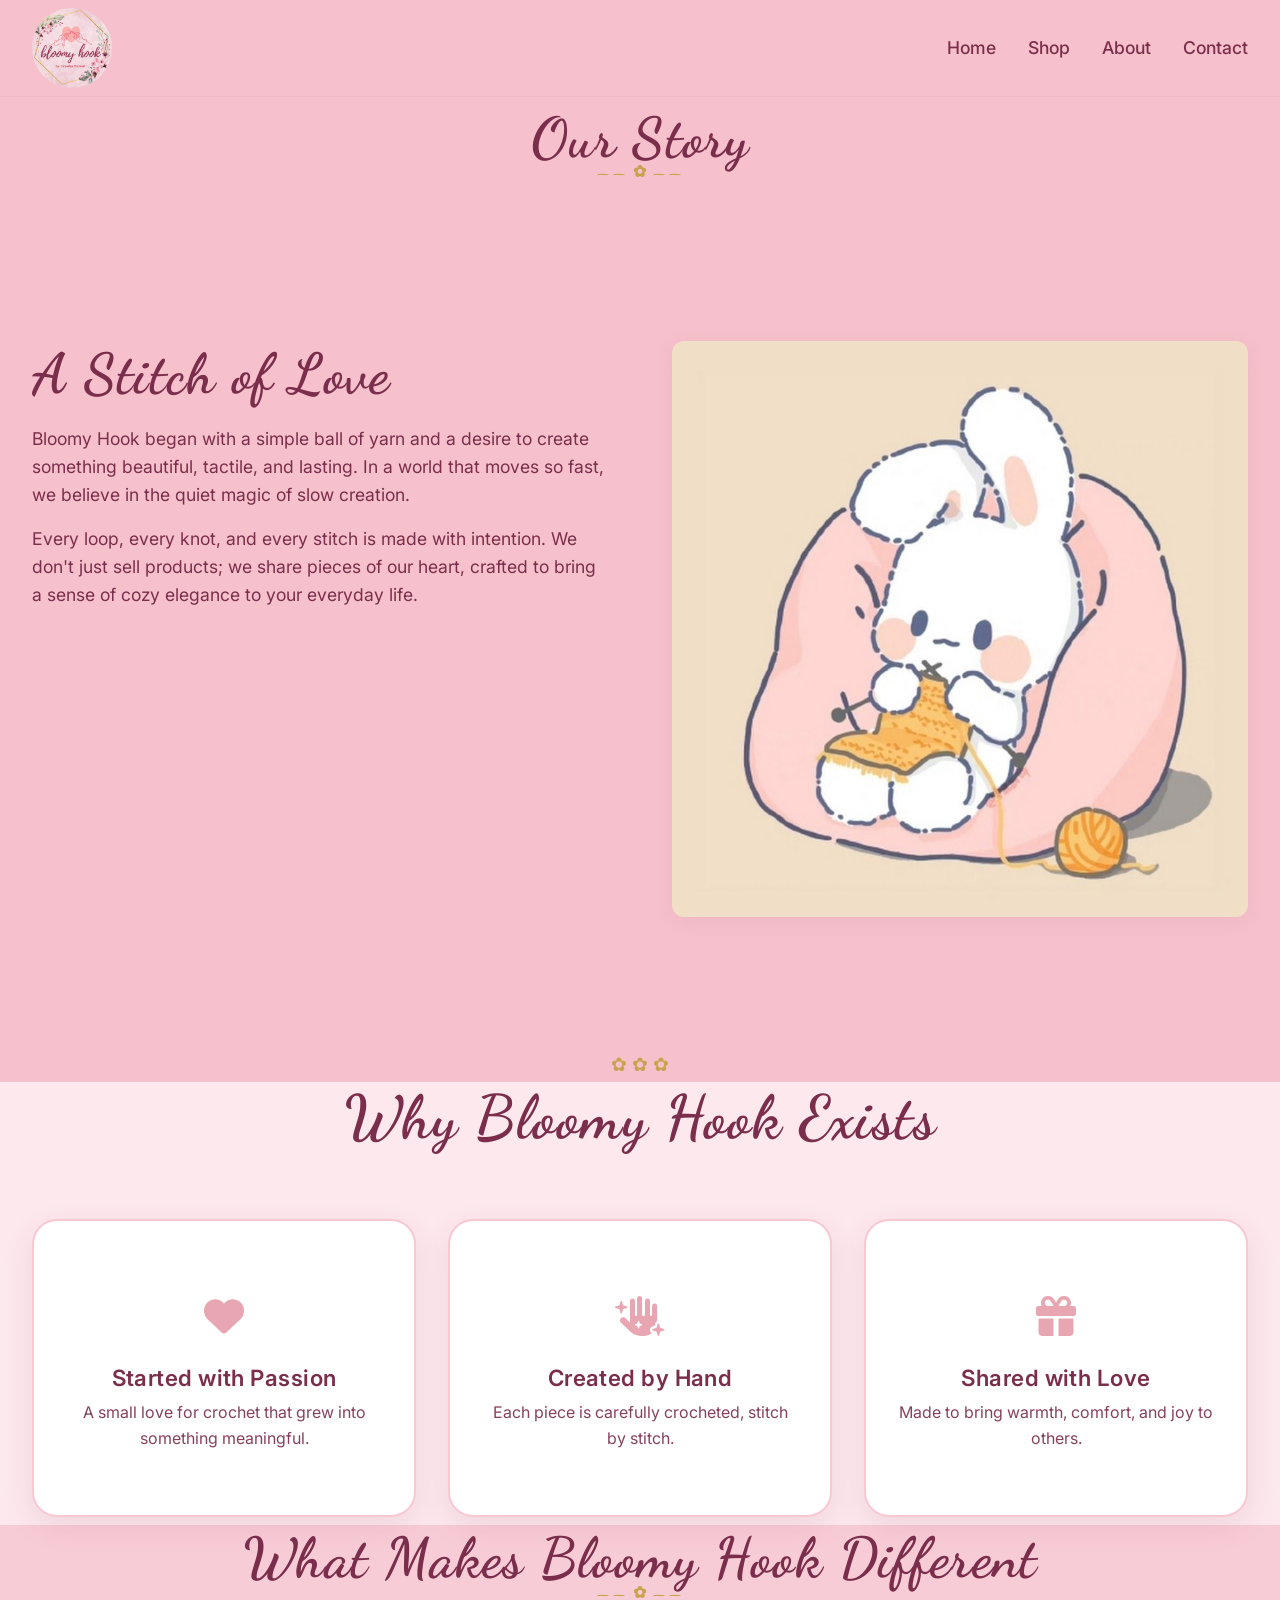
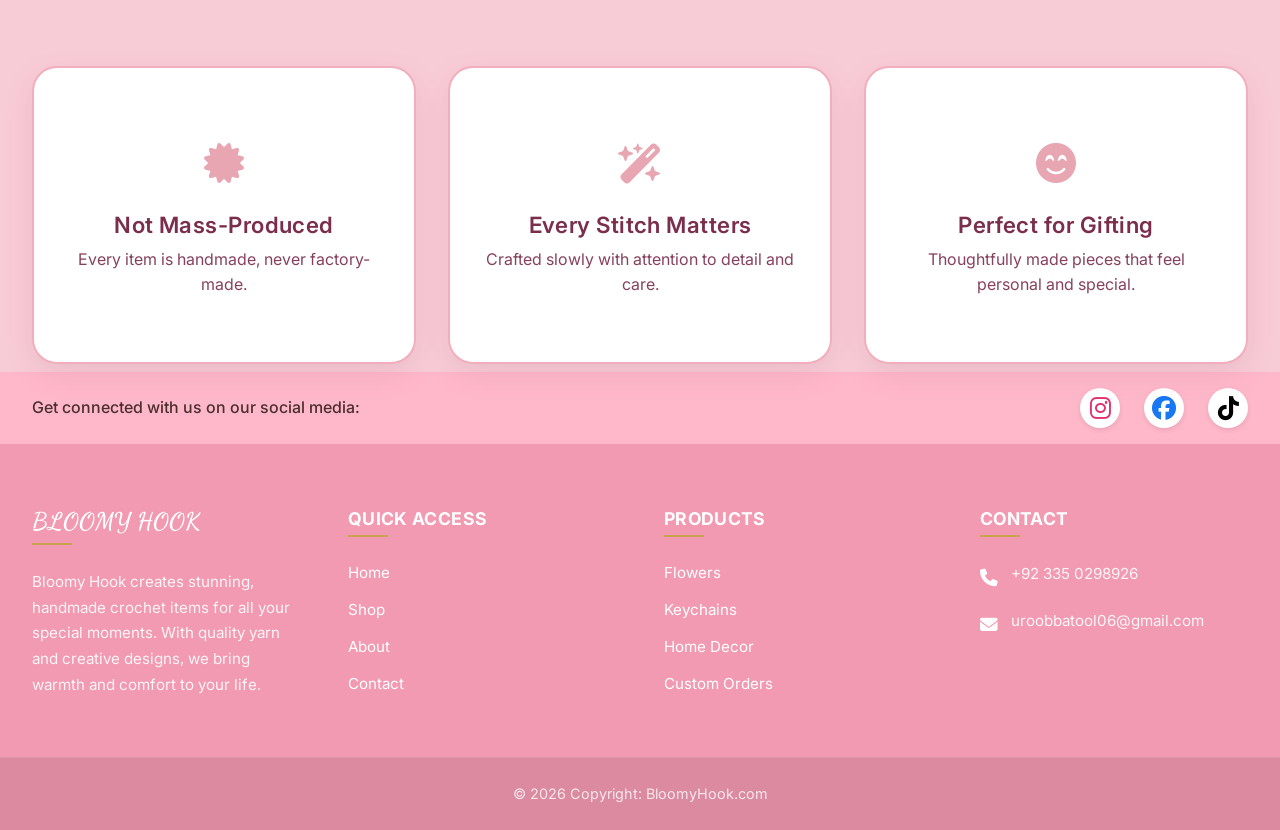
<file: about.html>
<!DOCTYPE html>
<html lang="en">

<head>
    <meta charset="UTF-8">
    <meta name="viewport" content="width=device-width, initial-scale=1.0">
    <title>About Us | Bloomy Hook</title>
    <meta name="description" content="The story behind Bloomy Hook - where yarn meets heart.">
    <link rel="stylesheet" href="https://cdnjs.cloudflare.com/ajax/libs/font-awesome/6.5.1/css/all.min.css">
    <link rel="stylesheet" href="style.css">
</head>

<body>
    <header>
        <nav class="container">
            <div class="logo">
                <a href="index.html" class="brand-logo">
                    <img src="images/logo.jpg" alt="Bloomy Hook Logo" class="logo-img">
                </a>
            </div>
            <ul class="nav-links">
                <li><a href="index.html">Home</a></li>
                <li><a href="shop.html">Shop</a></li>
                <li><a href="about.html" class="active">About</a></li>
                <li><a href="contact.html">Contact</a></li>
            </ul>
        </nav>
    </header>

    <main>
        <div class="container">
            <section class="about-hero">
                <h2 class="section-title">Our Story</h2>
            </section>

            <section class="about-content">
                <div class="about-text">
                    <h2>A Stitch of Love</h2>
                    <p>Bloomy Hook began with a simple ball of yarn and a desire to create something beautiful, tactile,
                        and
                        lasting. In a world that moves so fast, we believe in the quiet magic of slow creation.</p>
                    <p>Every loop, every knot, and every stitch is made with intention. We don't just sell products; we
                        share pieces of our heart, crafted to bring a sense of cozy elegance to your everyday life.</p>
                </div>
                <div class="about-image">
                    <img src="images/about-bunny.png" alt="Cute bunny crocheting" class="about-img-main">
                </div>
            </section>



            <div class="divider">✿ ✿ ✿</div>
        </div>

        <section class="why-exists">
            <div class="container scroll-animate">
                <h2 class="dancing-title">Why Bloomy Hook Exists</h2>
                <div class="story-grid">
                    <div class="story-card">
                        <span class="story-icon"><i class="fas fa-heart"></i></span>
                        <h3>Started with Passion</h3>
                        <p>A small love for crochet that grew into something meaningful.</p>
                    </div>
                    <div class="story-card">
                        <span class="story-icon"><i class="fas fa-hand-sparkles"></i></span>
                        <h3>Created by Hand</h3>
                        <p>Each piece is carefully crocheted, stitch by stitch.</p>
                    </div>
                    <div class="story-card">
                        <span class="story-icon"><i class="fas fa-gift"></i></span>
                        <h3>Shared with Love</h3>
                        <p>Made to bring warmth, comfort, and joy to others.</p>
                    </div>
                </div>
            </div>
        </section>

        <section class="what-different">
            <div class="container scroll-animate">
                <h2 class="section-title">What Makes Bloomy Hook Different</h2>
                <div class="diff-grid">
                    <div class="diff-card">
                        <span class="diff-icon"><i class="fas fa-certificate"></i></span>
                        <h3>Not Mass-Produced</h3>
                        <p>Every item is handmade, never factory-made.</p>
                    </div>
                    <div class="diff-card">
                        <span class="diff-icon"><i class="fas fa-wand-magic-sparkles"></i></span>
                        <h3>Every Stitch Matters</h3>
                        <p>Crafted slowly with attention to detail and care.</p>
                    </div>
                    <div class="diff-card">
                        <span class="diff-icon"><i class="fas fa-face-smile-beam"></i></span>
                        <h3>Perfect for Gifting</h3>
                        <p>Thoughtfully made pieces that feel personal and special.</p>
                    </div>
                </div>
            </div>
        </section>
    </main>

    <footer>
        <div class="footer-social-bar">
            <div class="container">
                <span>Get connected with us on our social media:</span>
                <div class="social-icons">
                    <a href="https://www.instagram.com/bloomyhook?igsh=NG5keGoxc3NjZGtq" aria-label="Instagram"
                        target="_blank"><i class="fab fa-instagram"></i></a>
                    <a href="https://www.facebook.com/share/1CJbQryG2H/" aria-label="Facebook" target="_blank"><i
                            class="fab fa-facebook"></i></a>
                    <a href="https://www.tiktok.com/@waqti_khuwab?_r=1&_t=ZS-93GU6Cxxsl3" aria-label="TikTok"
                        target="_blank"><i class="fab fa-tiktok"></i></a>
                </div>
            </div>
        </div>
        <div class="footer-main">
            <div class="container footer-grid-4">
                <div class="footer-col brand">
                    <h3>BLOOMY HOOK</h3>
                    <p>Bloomy Hook creates stunning, handmade crochet items for all your special moments. With quality
                        yarn and creative designs, we bring warmth and comfort to your life.</p>
                </div>
                <div class="footer-col">
                    <h3>QUICK ACCESS</h3>
                    <ul>
                        <li><a href="index.html">Home</a></li>
                        <li><a href="shop.html">Shop</a></li>
                        <li><a href="about.html">About</a></li>
                        <li><a href="contact.html">Contact</a></li>
                    </ul>
                </div>
                <div class="footer-col">
                    <h3>PRODUCTS</h3>
                    <ul>
                        <li><a href="shop.html">Flowers</a></li>
                        <li><a href="shop.html">Keychains</a></li>
                        <li><a href="shop.html">Home Decor</a></li>
                        <li><a href="shop.html">Custom Orders</a></li>
                    </ul>
                </div>
                <div class="footer-col">
                    <h3>CONTACT</h3>
                    <div class="footer-contact-item">
                        <span class="contact-icon"><i class="fas fa-phone"></i></span>
                        <p>+92 335 0298926</p>
                    </div>
                    <div class="footer-contact-item">
                        <span class="contact-icon"><i class="fas fa-envelope"></i></span>
                        <p>uroobbatool06@gmail.com</p>
                    </div>
                </div>
            </div>
        </div>
        <div class="footer-bottom-bar">
            <div class="container">
                <p>&copy; 2026 Copyright: BloomyHook.com</p>
            </div>
        </div>
    </footer>

    <script src="script.js"></script>
</body>

</html>
</file>
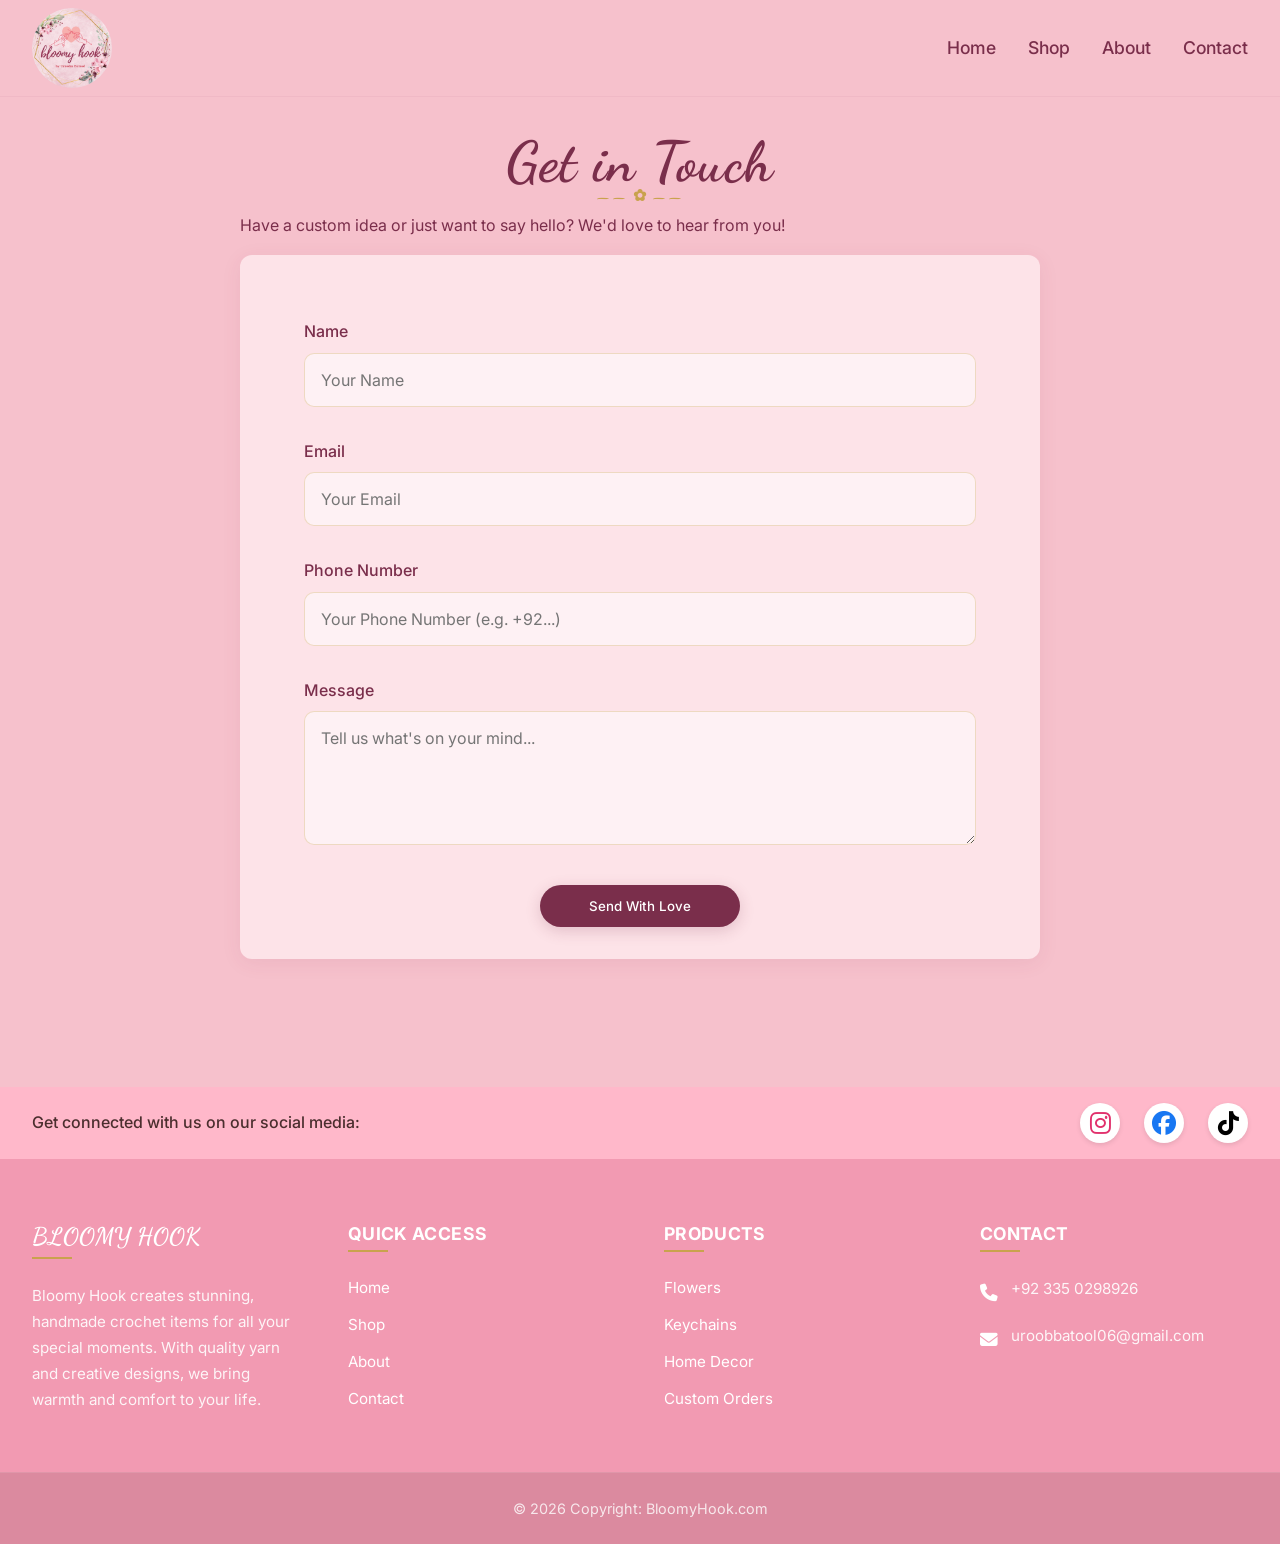
<file: contact.html>
<!DOCTYPE html>
<html lang="en">

<head>
    <meta charset="UTF-8">
    <meta name="viewport" content="width=device-width, initial-scale=1.0">
    <title>Contact Us | Bloomy Hook</title>
    <meta name="description" content="Get in touch with Bloomy Hook for custom orders and inquiries.">
    <link rel="stylesheet" href="https://cdnjs.cloudflare.com/ajax/libs/font-awesome/6.5.1/css/all.min.css">
    <link rel="stylesheet" href="style.css">
</head>

<body>
    <header>
        <nav class="container">
            <div class="logo">
                <a href="index.html" class="brand-logo">
                    <img src="images/logo.jpg" alt="Bloomy Hook Logo" class="logo-img">
                </a>
            </div>
            <ul class="nav-links">
                <li><a href="index.html">Home</a></li>
                <li><a href="shop.html">Shop</a></li>
                <li><a href="about.html">About</a></li>
                <li><a href="contact.html" class="active">Contact</a></li>
            </ul>
        </nav>
    </header>

    <main class="container">
        <section class="contact-section">
            <h1 class="section-title">Get in Touch</h1>
            <p class="text-center">Have a custom idea or just want to say hello? We'd love to hear from you!</p>

            <div class="contact-container">
                <form class="contact-form" id="contact-form" action="https://formspree.io/f/xpqpzgwb" method="POST">
                    <div class="form-group">
                        <label for="name">Name</label>
                        <input type="text" id="name" name="name" placeholder="Your Name" required>
                    </div>
                    <div class="form-group">
                        <label for="email">Email</label>
                        <input type="email" id="email" name="email" placeholder="Your Email" required>
                    </div>
                    <div class="form-group">
                        <label for="phone">Phone Number</label>
                        <input type="tel" id="phone" name="phone" placeholder="Your Phone Number (e.g. +92...)"
                            required>
                    </div>
                    <div class="form-group">
                        <label for="message">Message</label>
                        <textarea id="message" name="message" rows="5" placeholder="Tell us what's on your mind..."
                            required></textarea>
                    </div>
                    <button type="submit" class="btn" id="form-submit-btn">Send With Love</button>
                    <p id="form-status" style="margin-top: 1rem; font-weight: 500; display: none;"></p>

                    <div id="success-overlay" class="success-overlay">
                        <div class="success-content">
                            <div class="checkmark-wrapper">
                                <svg class="checkmark" xmlns="http://www.w3.org/2000/svg" viewBox="0 0 52 52">
                                    <circle class="checkmark__circle" cx="26" cy="26" r="25" fill="none" />
                                    <path class="checkmark__check" fill="none" d="M14.1 27.2l7.1 7.2 16.7-16.8" />
                                </svg>
                            </div>
                            <h3>Message Sent!</h3>
                            <p>We'll get back to you soon.</p>
                        </div>
                    </div>
                </form>
            </div>
        </section>
    </main>

    <footer>
        <div class="footer-social-bar">
            <div class="container">
                <span>Get connected with us on our social media:</span>
                <div class="social-icons">
                    <a href="https://www.instagram.com/bloomyhook?igsh=NG5keGoxc3NjZGtq" aria-label="Instagram"
                        target="_blank"><i class="fab fa-instagram"></i></a>
                    <a href="https://www.facebook.com/share/1CJbQryG2H/" aria-label="Facebook" target="_blank"><i
                            class="fab fa-facebook"></i></a>
                    <a href="https://www.tiktok.com/@waqti_khuwab?_r=1&_t=ZS-93GU6Cxxsl3" aria-label="TikTok"
                        target="_blank"><i class="fab fa-tiktok"></i></a>
                </div>
            </div>
        </div>
        <div class="footer-main">
            <div class="container footer-grid-4">
                <div class="footer-col brand">
                    <h3>BLOOMY HOOK</h3>
                    <p>Bloomy Hook creates stunning, handmade crochet items for all your special moments. With quality
                        yarn and creative designs, we bring warmth and comfort to your life.</p>
                </div>
                <div class="footer-col">
                    <h3>QUICK ACCESS</h3>
                    <ul>
                        <li><a href="index.html">Home</a></li>
                        <li><a href="shop.html">Shop</a></li>
                        <li><a href="about.html">About</a></li>
                        <li><a href="contact.html">Contact</a></li>
                    </ul>
                </div>
                <div class="footer-col">
                    <h3>PRODUCTS</h3>
                    <ul>
                        <li><a href="shop.html">Flowers</a></li>
                        <li><a href="shop.html">Keychains</a></li>
                        <li><a href="shop.html">Home Decor</a></li>
                        <li><a href="shop.html">Custom Orders</a></li>
                    </ul>
                </div>
                <div class="footer-col">
                    <h3>CONTACT</h3>
                    <div class="footer-contact-item">
                        <span class="contact-icon"><i class="fas fa-phone"></i></span>
                        <p>+92 335 0298926</p>
                    </div>
                    <div class="footer-contact-item">
                        <span class="contact-icon"><i class="fas fa-envelope"></i></span>
                        <p>uroobbatool06@gmail.com</p>
                    </div>
                </div>
            </div>
        </div>
        <div class="footer-bottom-bar">
            <div class="container">
                <p>&copy; 2026 Copyright: BloomyHook.com</p>
            </div>
        </div>
    </footer>

    <script src="script.js"></script>
</body>

</html>
</file>
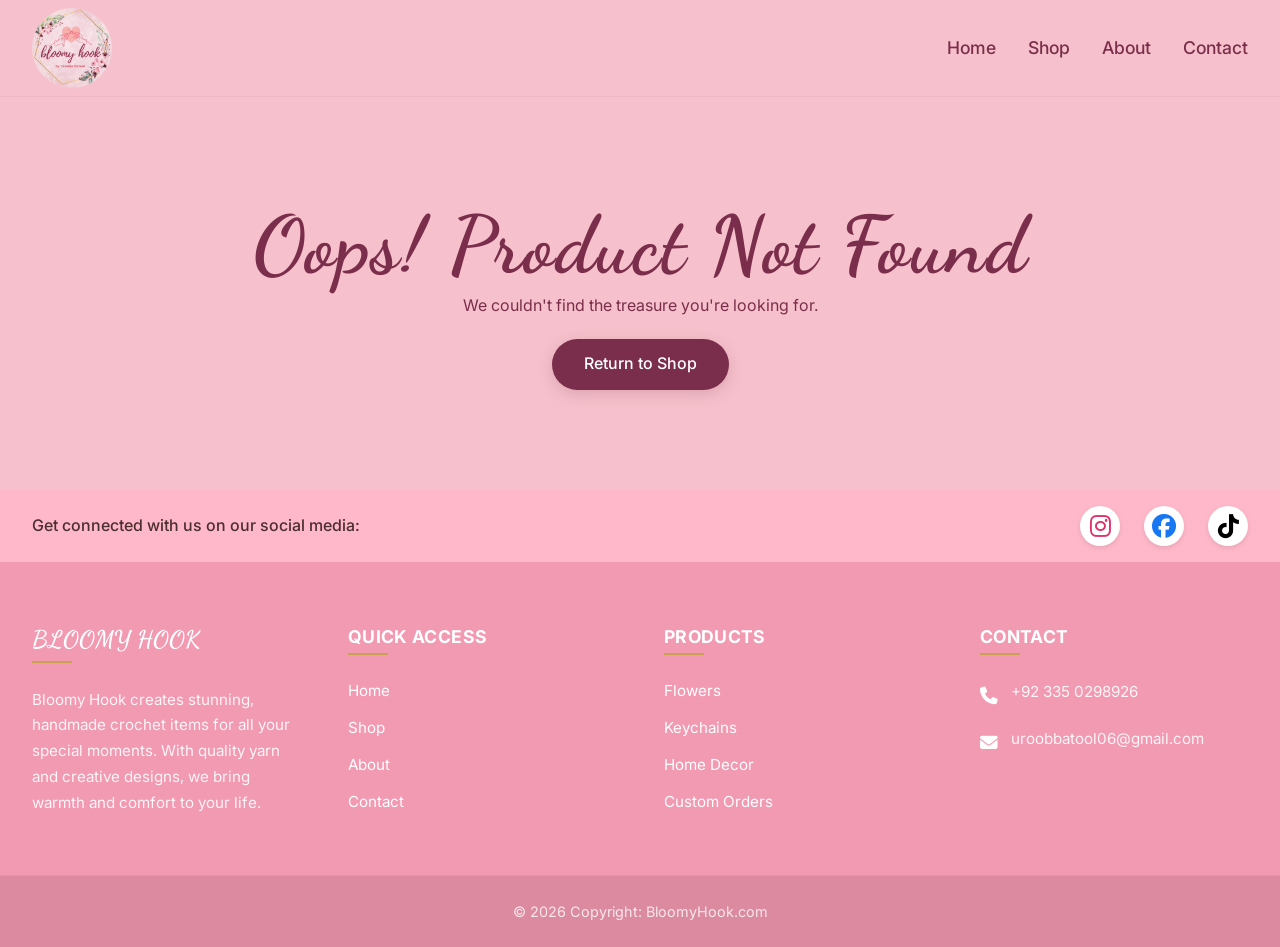
<file: product-details.html>
<!DOCTYPE html>
<html lang="en">

<head>
    <meta charset="UTF-8">
    <meta name="viewport" content="width=device-width, initial-scale=1.0">
    <title>Product Details | Bloomy Hook</title>
    <link rel="stylesheet" href="https://cdnjs.cloudflare.com/ajax/libs/font-awesome/6.5.1/css/all.min.css">
    <link rel="stylesheet" href="style.css">
    <style>
        .product-detail-layout {
            display: grid;
            grid-template-columns: repeat(auto-fit, minmax(300px, 1fr));
            gap: clamp(1.5rem, 5vw, var(--spacing-lg));
            padding: var(--spacing-lg) 0;
            align-items: center;
        }

        .product-images {
            width: 100%;
            max-width: 500px;
            margin: 0 auto;
        }

        .product-info h1 {
            font-size: clamp(2rem, 5vw, 3.5rem);
            margin-bottom: var(--spacing-xs);
            color: var(--text-deep);
            line-height: 1.1;
        }

        .product-meta {
            display: flex;
            align-items: center;
            gap: var(--spacing-md);
            margin-bottom: var(--spacing-sm);
            flex-wrap: wrap;
        }

        .p-price {
            font-size: clamp(1.2rem, 3vw, 1.8rem);
            color: var(--accent-gold);
            font-weight: 700;
        }

        .p-category {
            background: var(--accent-soft);
            color: white;
            padding: 0.2rem 1rem;
            border-radius: 20px;
            font-size: 0.9rem;
            font-weight: 600;
        }

        .p-description {
            font-size: 1rem;
            margin-bottom: var(--spacing-sm);
            line-height: 1.6;
            opacity: 0.9;
        }

        .p-features-title {
            font-family: var(--font-heading);
            font-size: 1.6rem;
            margin-bottom: var(--spacing-sm);
            color: var(--text-deep);
        }

        .p-features {
            list-style: none;
            margin-bottom: var(--spacing-sm);
        }

        .p-features li {
            position: relative;
            padding-left: 1.5rem;
            margin-bottom: 0.5rem;
            font-size: 0.95rem;
        }

        .p-features li::before {
            content: '✿';
            position: absolute;
            left: 0;
            color: var(--accent-gold);
        }

        .p-actions {
            display: flex;
            gap: var(--spacing-sm);
            flex-wrap: wrap;
            margin-top: var(--spacing-md);
        }

        .p-actions .btn {
            flex: 1;
            min-width: 150px;
            text-align: center;
            justify-content: center;
        }

        @media (max-width: 480px) {
            .p-actions .btn {
                width: 100%;
            }
        }
    </style>
</head>

<body>
    <header>
        <nav class="container">
            <div class="logo">
                <a href="index.html" class="brand-logo">
                    <img src="images/logo.jpg" alt="Bloomy Hook Logo" class="logo-img">
                </a>
            </div>
            <ul class="nav-links">
                <li><a href="index.html">Home</a></li>
                <li><a href="shop.html">Shop</a></li>
                <li><a href="about.html">About</a></li>
                <li><a href="contact.html">Contact</a></li>
            </ul>
        </nav>
    </header>

    <main class="container" id="product-detail-page">
        <div class="product-detail-layout">
            <div class="product-images">
                <img id="p-main-img" src="" alt=""
                    style="width: 100%; border-radius: var(--border-radius); display: none;">
                <div id="p-img-placeholder" class="main-img-placeholder"></div>
            </div>
            <div class="product-info">
                <h1 id="p-name">Product Name</h1>
                <div class="product-meta">
                    <span class="p-price" id="p-price">$0.00</span>
                    <span class="p-category" id="p-category">Category</span>
                </div>
                <p class="p-description" id="p-description">
                    Loading product description...
                </p>
                <h2 class="p-features-title">Highlights</h2>
                <ul class="p-features" id="p-features">
                    <!-- Features will be loaded here -->
                </ul>
                <div class="p-actions">
                    <a href="https://wa.me/923350298926" id="p-order-btn" target="_blank" class="btn btn-sm">Order
                        Now</a>
                    <a href="shop.html" class="btn btn-outline btn-sm">Go to Shop</a>
                    <a href="index.html" class="btn btn-outline btn-sm">Back to Home</a>
                </div>
            </div>
        </div>
    </main>

    <footer>
        <div class="footer-social-bar">
            <div class="container">
                <span>Get connected with us on our social media:</span>
                <div class="social-icons">
                    <a href="https://www.instagram.com/bloomyhook?igsh=NG5keGoxc3NjZGtq" aria-label="Instagram"
                        target="_blank"><i class="fab fa-instagram"></i></a>
                    <a href="https://www.facebook.com/share/1CJbQryG2H/" aria-label="Facebook" target="_blank"><i
                            class="fab fa-facebook"></i></a>
                    <a href="https://www.tiktok.com/@waqti_khuwab?_r=1&_t=ZS-93GU6Cxxsl3" aria-label="TikTok"
                        target="_blank"><i class="fab fa-tiktok"></i></a>
                </div>
            </div>
        </div>
        <div class="footer-main">
            <div class="container footer-grid-4">
                <div class="footer-col brand">
                    <h3>BLOOMY HOOK</h3>
                    <p>Bloomy Hook creates stunning, handmade crochet items for all your special moments. With quality
                        yarn and creative designs, we bring warmth and comfort to your life.</p>
                </div>
                <div class="footer-col">
                    <h3>QUICK ACCESS</h3>
                    <ul>
                        <li><a href="index.html">Home</a></li>
                        <li><a href="shop.html">Shop</a></li>
                        <li><a href="about.html">About</a></li>
                        <li><a href="contact.html">Contact</a></li>
                    </ul>
                </div>
                <div class="footer-col">
                    <h3>PRODUCTS</h3>
                    <ul>
                        <li><a href="shop.html">Flowers</a></li>
                        <li><a href="shop.html">Keychains</a></li>
                        <li><a href="shop.html">Home Decor</a></li>
                        <li><a href="shop.html">Custom Orders</a></li>
                    </ul>
                </div>
                <div class="footer-col">
                    <h3>CONTACT</h3>
                    <div class="footer-contact-item">
                        <span class="contact-icon"><i class="fas fa-phone"></i></span>
                        <p>+92 335 0298926</p>
                    </div>
                    <div class="footer-contact-item">
                        <span class="contact-icon"><i class="fas fa-envelope"></i></span>
                        <p>uroobbatool06@gmail.com</p>
                    </div>
                </div>
            </div>
        </div>
        <div class="footer-bottom-bar">
            <div class="container">
                <p>&copy; 2026 Copyright: BloomyHook.com</p>
            </div>
        </div>
    </footer>

    <script src="script.js"></script>
</body>

</html>
</file>
<file: style.css>
@import url('https://fonts.googleapis.com/css2?family=Dancing+Script:wght@400;700&family=Inter:wght@300;400;500;600&display=swap');

:root {
    /* New Pastoral Pink Palette */
    --primary-bg: #f6c1cc;
    /* Blush Pink - Main Background */
    --card-bg: #fde3e8;
    /* Powder Pink - Cards & Lighter Sections */
    --text-deep: #7a2e4b;
    /* Deep Berry - Headings & Text */
    --accent-soft: #e8a6b2;
    /* Soft Rose - UI Highlights */
    --accent-sage: #9db7a1;
    /* Muted Sage Green - Accents */
    --accent-gold: #c9a24d;
    /* Warm Gold - Borders & Icons */

    /* Global Settings */
    --font-heading: 'Dancing Script', cursive;
    --font-body: 'Inter', sans-serif;
    --spacing-xs: 0.5rem;
    --spacing-sm: 1rem;
    --spacing-md: 2rem;
    --spacing-lg: 4rem;
    --spacing-xl: clamp(4rem, 10vw, 8rem);
    --border-radius: 12px;
    --shadow-soft: 0 4px 20px rgba(122, 46, 75, 0.08);
    /* Berry tinted shadow */
    --transition: all 0.3s ease;
}

* {
    margin: 0;
    padding: 0;
    box-sizing: border-box;
}

body {
    background-color: var(--primary-bg);
    color: var(--text-deep);
    font-family: var(--font-body);
    line-height: 1.6;
    overflow-x: hidden;
    animation: fadeInPage 1s ease-out;
}

@keyframes fadeInPage {
    from {
        opacity: 0;
        transform: translateY(10px);
    }

    to {
        opacity: 1;
        transform: translateY(0);
    }
}

h1,
h2,
h3,
h4,
.brand-logo {
    font-family: var(--font-heading);
    font-weight: 700;
    line-height: 1.2;
    letter-spacing: 0.02em;
    word-wrap: break-word;
    /* Prevent overflow on tiny screens */
}

h1 {
    font-size: clamp(2.5rem, 8vw, 5rem);
}

h2 {
    font-size: clamp(2rem, 6vw, 3.5rem);
}

h3 {
    font-size: clamp(1.5rem, 4vw, 2rem);
}

h4 {
    font-size: clamp(1.2rem, 3vw, 1.5rem);
}

a {
    text-decoration: none;
    color: inherit;
    transition: var(--transition);
}

ul {
    list-style: none;
}

img {
    max-width: 100%;
    display: block;
}

.container {
    max-width: 1400px;
    /* Slightly wider for large displays */
    margin: 0 auto;
    padding: 0 clamp(1rem, 5vw, 2rem);
    width: 100%;
}

section {
    padding: var(--spacing-xl) 0;
}

.btn {
    display: inline-block;
    padding: 0.8rem 2rem;
    border-radius: 50px;
    border: none;
    cursor: pointer;
    font-family: var(--font-body);
    font-weight: 500;
    transition: var(--transition);
    background-color: var(--text-deep);
    color: white;
    /* Reverted to white as requested */
    box-shadow: 0 4px 15px rgba(122, 46, 75, 0.2);
}

.btn:hover {
    transform: translateY(-3px);
    box-shadow: 0 6px 20px rgba(122, 46, 75, 0.3);
}

.btn-outline {
    background-color: transparent;
    border: 1.5px solid var(--text-deep);
    /* Darker border for visibility */
    color: var(--text-deep);
}

.btn-outline:hover {
    background-color: var(--text-deep);
    color: white;
}

.btn-sm {
    padding: 0.5rem 1.2rem;
    font-size: 0.9rem;
    min-width: unset;
}

/* Header & Navigation */
header {
    background-color: var(--primary-bg);
    position: sticky;
    top: 0;
    z-index: 1000;
    padding: var(--spacing-xs) 0;
    border-bottom: 1px solid rgba(122, 46, 75, 0.05);
    transition: all 0.4s cubic-bezier(0.4, 0, 0.2, 1);
    animation: slideDownFade 0.8s ease-out forwards;
}

header.scrolled {
    background-color: rgba(246, 193, 204, 0.85);
    /* primary-bg with alpha */
    backdrop-filter: blur(12px);
    -webkit-backdrop-filter: blur(12px);
    padding: 2px 0;
    box-shadow: 0 10px 30px rgba(122, 46, 75, 0.1);
}

@keyframes slideDownFade {
    from {
        opacity: 0;
        transform: translateY(-20px);
    }

    to {
        opacity: 1;
        transform: translateY(0);
    }
}

nav {
    display: flex;
    justify-content: space-between;
    align-items: center;
    flex-wrap: wrap;
    /* Allows logo and links to wrap if needed */
    gap: 1rem;
    width: 100%;
}

.brand-logo {
    display: flex;
    align-items: center;
}

.logo-img {
    height: 80px;
    width: auto;
    object-fit: contain;
    border-radius: 50%;
    transition: transform 0.5s cubic-bezier(0.175, 0.885, 0.32, 1.275);
}

.brand-logo:hover .logo-img {
    transform: rotate(5deg) scale(1.05);
}

.nav-links {
    display: flex;
    gap: clamp(1rem, 3vw, var(--spacing-md));
}

@media (max-width: 600px) {
    nav {
        flex-direction: column;
        justify-content: center;
        text-align: center;
    }

    .nav-links {
        width: 100%;
        justify-content: center;
        padding-bottom: 0.5rem;
        gap: 1.2rem;
    }

    .nav-links a {
        font-size: 0.95rem;
    }

    .logo-img {
        height: 60px;
    }
}

.nav-links a {
    font-size: 1.1rem;
    font-weight: 500;
    position: relative;
    padding: 0.5rem 0;
    color: var(--text-deep);
    transition: all 0.3s ease;
}

.nav-links a:hover {
    color: var(--accent-gold);
    transform: translateY(-2px);
}

.nav-links a::after {
    content: '';
    position: absolute;
    bottom: 0;
    left: 50%;
    width: 0;
    height: 2px;
    background-color: var(--accent-gold);
    transition: all 0.3s cubic-bezier(0.4, 0, 0.2, 1);
    transform: translateX(-50%);
}

.nav-links a:hover::after {
    width: 80%;
}

@media (max-width: 768px) {
    .nav-links {
        width: 100%;
        justify-content: center;
        gap: 1rem;
        flex-wrap: wrap;
        /* Prevent links from pushing page width */
    }

    .nav-links a {
        font-size: 0.95rem;
        padding: 0.3rem 0;
    }
}

/* Hero Section */
.hero {
    min-height: 70vh;
    display: flex;
    align-items: center;
    background: linear-gradient(135deg, var(--primary-bg) 0%, var(--card-bg) 100%);
    position: relative;
    overflow: hidden;
    padding: var(--spacing-lg) 0 !important;
}

.hero-content {
    display: flex;
    justify-content: space-between;
    align-items: center;
    gap: var(--spacing-lg);
    width: 100%;
}

.hero-text {
    flex: 1.2;
    z-index: 2;
}

.hero h1 {
    /* Font size handled by global clamp */
    margin-bottom: var(--spacing-sm);
}

.hero p {
    font-size: clamp(1rem, 2vw, 1.2rem);
    margin-bottom: var(--spacing-md);
    max-width: 500px;
}

.hero-btns {
    display: flex;
    gap: 1rem;
    flex-wrap: wrap;
    justify-content: flex-start;
}

/* Ensure buttons don't overflow parent */
.hero-btns .btn {
    max-width: 100%;
    flex-shrink: 1;
}

.hero-image {
    flex: 0.8;
    display: flex;
    justify-content: center;
    position: relative;
}

.crochet-circle {
    width: min(450px, 90vw);
    /* Prevent overflow on mobile */
    aspect-ratio: 1/1;
    background: var(--accent-soft);
    border-radius: 50%;
    position: relative;
    box-shadow: var(--shadow-soft);
    background-image: radial-gradient(circle, transparent 20%, var(--card-bg) 20%, var(--card-bg) 80%, transparent 80%, transparent);
    background-size: 20px 20px;
    display: flex;
    align-items: center;
    justify-content: center;
}

.hero-logo-large {
    width: 85%;
    height: auto;
    object-fit: contain;
    filter: drop-shadow(0 10px 20px rgba(122, 46, 75, 0.15));
    border-radius: 20px;
    animation: float 6s ease-in-out infinite;
}

@media (max-width: 992px) {
    .hero-content {
        flex-direction: column-reverse;
        text-align: center;
        gap: var(--spacing-md);
    }

    .hero-text {
        max-width: 100%;
    }

    .hero p {
        margin: 0 auto var(--spacing-md);
    }

    .hero-btns {
        justify-content: center;
    }
}

@media (max-width: 480px) {
    .hero h1 {
        line-height: 1;
    }

    .hero-btns .btn {
        width: 100%;
    }
}

@keyframes float {
    0% {
        transform: translateY(0px);
    }

    50% {
        transform: translateY(-20px);
    }

    100% {
        transform: translateY(0px);
    }
}

/* Featured Section */
.featured {
    padding-top: 2rem;
    padding-bottom: 2rem;
}

.featured .section-title {
    margin-bottom: var(--spacing-md);
}

.shop-more-container {
    text-align: center;
    margin-top: var(--spacing-md);
}

.shop-more-link {
    font-weight: 600;
    color: var(--text-deep);
    font-size: 1.1rem;
    display: inline-flex;
    align-items: center;
    gap: 10px;
    letter-spacing: 0.1em;
    transition: var(--transition);
}

.shop-more-link:hover {
    color: var(--accent-gold);
    gap: 15px;
}

.shop-more-link .arrow {
    font-size: 1.4rem;
    line-height: 1;
}

.section-title {
    text-align: center;
    font-size: 3.5rem;
    margin-bottom: var(--spacing-lg);
    /* Default for other sections */
    position: relative;
}

.section-title::after {
    content: '—— ✿ ——';
    display: block;
    font-size: 1rem;
    color: var(--accent-gold);
    margin-top: -10px;
}

.product-grid {
    display: grid;
    grid-template-columns: repeat(auto-fit, minmax(280px, 1fr));
    gap: var(--spacing-md);
}

.product-card {
    background-color: var(--card-bg);
    padding: 1.2rem;
    border-radius: var(--border-radius);
    text-align: center;
    box-shadow: var(--shadow-soft);
    transition: var(--transition);
    border: 1px solid rgba(201, 162, 77, 0.1);
}

.product-card:hover {
    transform: translateY(-10px);
    border-color: var(--accent-gold);
}

.product-actions {
    display: flex;
    gap: 0.5rem;
    justify-content: center;
    flex-wrap: wrap;
    margin-top: 0.8rem;
}

.product-actions .btn {
    flex: 1;
    min-width: 100px;
    padding: 0.5rem 0.8rem;
    font-size: 0.85rem;
}

.product-thumb {
    width: 100%;
    aspect-ratio: 1 / 1;
    object-fit: cover;
    border-radius: calc(var(--border-radius) / 2);
    margin-bottom: 0.8rem;
    display: block;
}

/* Custom Order CTA Styles */
.shop-cta {
    text-align: center;
    padding: 4rem 2rem;
    background: linear-gradient(135deg, rgba(246, 193, 204, 0.1), rgba(122, 46, 75, 0.05));
    border-radius: var(--border-radius);
    margin-top: 4rem;
    border: 1px solid rgba(246, 193, 204, 0.3);
}

.product-img-placeholder {
    width: 100%;
    aspect-ratio: 1 / 1;
    background: linear-gradient(135deg, var(--card-bg), #fcebed);
    border-radius: calc(var(--border-radius) / 2);
    margin-bottom: var(--spacing-sm);
    display: flex;
    align-items: center;
    justify-content: center;
    font-size: 3rem;
    color: var(--accent-soft);
    border: 1px solid rgba(246, 193, 204, 0.4);
    box-shadow: inset 0 2px 10px rgba(122, 46, 75, 0.05);
}

.shop-cta p {
    font-size: 1.8rem;
    font-family: var(--font-heading);
    color: var(--primary-deep);
    margin-bottom: 1.5rem;
    font-weight: 600;
}

.cta-link {
    display: inline-flex;
    align-items: center;
    gap: 0.8rem;
    color: var(--accent-deep);
    font-weight: 600;
    text-decoration: none;
    font-size: 1.1rem;
    transition: var(--transition-base);
    padding: 0.8rem 1.5rem;
    border: 1px solid var(--accent-soft);
    border-radius: 50px;
    background: white;
}

.cta-link:hover {
    background: var(--accent-soft);
    color: white;
    transform: translateY(-2px);
    box-shadow: 0 4px 15px rgba(242, 154, 178, 0.2);
}

.cta-link i {
    transition: transform 0.3s ease;
}

.cta-link:hover i {
    transform: translateX(5px);
}

.product-card h3 {
    font-size: 1.1rem;
    margin-bottom: 0.4rem;
}

.price {
    font-size: 1rem;
    color: var(--accent-gold);
    font-weight: 600;
    margin-bottom: 0.8rem;
}

/* Why Bloomy Hook Exists */
.why-exists {
    background-color: #fde8ed;
    /* Deeper pale pink */
    padding: 6rem 0;
    text-align: center;
}

.dancing-title {
    font-family: var(--font-heading);
    font-size: 3.8rem;
    /* Slightly larger */
    color: var(--text-deep);
    /* More readable */
    margin-bottom: var(--spacing-lg);
}

.story-grid {
    display: grid;
    grid-template-columns: repeat(auto-fit, minmax(280px, 1fr));
    gap: var(--spacing-md);
}

.story-card {
    background-color: #ffffff;
    /* White cards for contrast on pink bg */
    padding: var(--spacing-lg) var(--spacing-md);
    border-radius: 25px;
    box-shadow: 0 10px 30px rgba(122, 46, 75, 0.1);
    border: 2px solid #f8c8d3;
    /* Pink border */
    transition: var(--transition);
}

.story-card:hover {
    transform: translateY(-5px);
    box-shadow: 0 15px 35px rgba(122, 46, 75, 0.1);
}

.story-icon {
    font-size: 2.5rem;
    display: block;
    margin-bottom: var(--spacing-sm);
    color: var(--accent-soft);
}

.story-card h3 {
    font-family: var(--font-body);
    font-size: 1.4rem;
    font-weight: 600;
    margin-bottom: var(--spacing-xs);
    color: var(--text-deep);
}

.story-card p {
    font-size: 1rem;
    color: var(--text-deep);
    opacity: 0.9;
}

/* How It's Made Section */
.how-its-made {
    background-color: #fffafa;
    /* Very light blush */
    padding: 6rem 0;
}

.how-its-made .section-title {
    color: var(--text-deep);
    margin-bottom: 0.5rem;
}

.how-its-made .subheading {
    text-align: center;
    color: var(--text-deep);
    opacity: 0.8;
    margin-bottom: var(--spacing-lg);
    font-size: 1.1rem;
    font-weight: 400;
}

.process-grid {
    display: grid;
    grid-template-columns: repeat(auto-fit, minmax(240px, 1fr));
    gap: var(--spacing-md);
}

.process-card {
    background-color: var(--card-bg);
    padding: var(--spacing-lg) var(--spacing-md);
    border-radius: 20px;
    text-align: center;
    box-shadow: 0 10px 30px rgba(122, 46, 75, 0.04);
    transition: all 0.4s cubic-bezier(0.4, 0, 0.2, 1);
    position: relative;
    border: 1px solid rgba(246, 193, 204, 0.3);
}

.process-card:hover {
    transform: translateY(-8px);
    background-color: white;
    box-shadow: 0 20px 40px rgba(122, 46, 75, 0.08);
    border-color: var(--primary-bg);
}

.process-icon {
    font-size: 2.5rem;
    margin-bottom: var(--spacing-sm);
    display: inline-block;
    filter: sepia(0.2) saturate(2) hue-rotate(-10deg);
    /* Give emojis a themed tint */
}

.process-icon-img {
    height: 50px;
    width: auto;
    margin-bottom: var(--spacing-sm);
    display: inline-block;
}

.process-card h4 {
    font-family: var(--font-heading);
    font-size: 1.8rem;
    color: var(--text-deep);
    margin-bottom: var(--spacing-xs);
}

.process-card p {
    font-size: 0.95rem;
    line-height: 1.5;
    color: var(--text-deep);
    opacity: 0.9;
}

/* What Makes Bloomy Hook Different */
.what-different {
    background-color: #f8ccd7;
    /* Deeper pink background */
    padding: 6rem 0;
    text-align: center;
}

.diff-grid {
    display: grid;
    grid-template-columns: repeat(auto-fit, minmax(280px, 1fr));
    gap: var(--spacing-md);
}

.diff-card {
    background-color: #ffffff;
    /* White cards to pop */
    padding: var(--spacing-lg) var(--spacing-md);
    border-radius: 25px;
    box-shadow: 0 10px 30px rgba(122, 46, 75, 0.1);
    border: 2px solid #f2aebc;
    /* Pink border */
    transition: var(--transition);
}

.diff-card:hover {
    transform: translateY(-5px);
    border-color: var(--accent-gold);
    box-shadow: 0 15px 35px rgba(122, 46, 75, 0.15);
}

.diff-icon {
    font-size: 2.5rem;
    display: block;
    margin-bottom: var(--spacing-sm);
    color: var(--accent-soft);
}

.diff-card h3 {
    font-family: var(--font-body);
    font-size: 1.4rem;
    font-weight: 600;
    margin-bottom: var(--spacing-xs);
    color: var(--text-deep);
}

.diff-card p {
    font-size: 1rem;
    color: var(--text-deep);
    opacity: 0.9;
}

/* Scroll Animations */
.scroll-animate {
    opacity: 0;
    transform: translateY(20px);
    transition: opacity 1s ease-out, transform 1s cubic-bezier(0.2, 0.8, 0.2, 1);
}

.scroll-animate.visible {
    opacity: 1;
    transform: translateY(0);
}

.shop-header {
    padding-top: 1.5rem !important;
    padding-bottom: 0 !important;
    text-align: center;
}

.shop-header .section-title {
    margin-bottom: 0;
}

.shop-header p {
    margin-top: 0;
    opacity: 0.8;
}

.shop-layout {
    display: flex;
    flex-direction: column;
    gap: var(--spacing-md);
    padding-top: var(--spacing-xs) !important;
}

.filters {
    width: 100%;
    max-width: 100%;
    margin: 0 auto 2rem;
    position: relative;
    z-index: 10;
    display: flex;
    justify-content: space-between;
    gap: 1rem;
    flex-wrap: wrap;
}

.filter-group:last-child {
    text-align: right;
}

.filter-group {
    flex: 1;
    min-width: 160px;
    max-width: 220px;
    text-align: left;
}

.filter-group h3 {
    font-size: 1.1rem;
    margin-bottom: 0.5rem;
    color: var(--text-deep);
    opacity: 0.8;
}

/* Custom Dropdown Styling */
.custom-dropdown {
    position: relative;
    width: 100%;
    margin-top: var(--spacing-xs);
    font-family: var(--font-body);
    text-align: left;
}

.dropdown-selected {
    background-color: var(--card-bg);
    color: var(--text-deep);
    padding: 0.6rem 1.2rem;
    /* Reduced from 1rem 1.5rem */
    border: 2px solid var(--accent-soft);
    border-radius: 12px;
    /* Smoother radius */
    cursor: pointer;
    font-weight: 500;
    font-size: 0.95rem;
    /* Slightly smaller text */
    position: relative;
    transition: var(--transition);
    box-shadow: 0 4px 12px rgba(122, 46, 75, 0.08);
}

.dropdown-selected::after {
    content: '▼';
    position: absolute;
    right: 1rem;
    /* Moved in slightly */
    top: 50%;
    transform: translateY(-50%);
    color: var(--accent-gold);
    font-size: 0.7rem;
    /* Smaller arrow */
    transition: var(--transition);
}

.custom-dropdown.open .dropdown-selected::after {
    transform: translateY(-50%) rotate(180deg);
}

.custom-dropdown.open .dropdown-selected {
    border-color: var(--accent-gold);
    border-bottom-left-radius: 0;
    border-bottom-right-radius: 0;
}

.dropdown-options {
    position: absolute;
    top: 100%;
    left: 0;
    right: 0;
    background-color: var(--card-bg);
    /* Powder Pink list */
    border: 2px solid var(--accent-gold);
    border-top: none;
    border-bottom-left-radius: 15px;
    border-bottom-right-radius: 15px;
    z-index: 100;
    display: none;
    overflow: hidden;
    box-shadow: 0 10px 20px rgba(122, 46, 75, 0.15);
}

.custom-dropdown.open .dropdown-options {
    display: block;
    animation: slideDown 0.3s ease;
}

.dropdown-option {
    padding: 0.6rem 1.2rem;
    /* Reduced from 1rem 1.5rem */
    color: var(--text-deep);
    cursor: pointer;
    font-size: 0.9rem;
    transition: background-color 0.2s;
}

.dropdown-option:hover {
    background-color: var(--primary-bg);
    /* Blush Pink on hover */
    color: var(--text-deep);
}

@keyframes slideDown {
    from {
        opacity: 0;
        transform: translateY(-10px);
    }

    to {
        opacity: 1;
        transform: translateY(0);
    }
}

/* Instagram Preview */
.social-preview {
    text-align: center;
}

.insta-grid {
    display: grid;
    grid-template-columns: repeat(auto-fit, minmax(150px, 1fr));
    gap: var(--spacing-sm);
    margin-top: var(--spacing-md);
}

.insta-item {
    aspect-ratio: 1;
    background-color: var(--accent-sage);
    border-radius: calc(var(--border-radius) / 2);
    opacity: 0.6;
}

.shop-grid {
    flex: 1;
}

@media (max-width: 768px) {
    .filters {
        flex-direction: column;
        align-items: stretch;
    }

    .filter-group {
        max-width: 100%;
        text-align: left !important;
    }
}

/* About Page */
.about-hero {
    padding-top: 0.5rem !important;
    padding-bottom: 0;
    text-align: center;
}

.about-hero .section-title {
    margin-bottom: var(--spacing-md);
}

.about-content {
    display: flex;
    align-items: flex-start;
    gap: var(--spacing-lg);
    margin-bottom: 0;
}

.about-text {
    flex: 1;
}

.about-text h2 {
    margin-bottom: var(--spacing-sm);
    color: var(--text-deep);
}

.about-text p {
    font-size: clamp(1rem, 2vw, 1.1rem);
    margin-bottom: var(--spacing-sm);
}

.about-image {
    flex: 1;
    display: flex;
    justify-content: center;
    align-items: flex-start;
    /* Changed from center to ensure image starts at top */
}

.about-img-main {
    max-width: 100%;
    height: auto;
    border-radius: var(--border-radius);
    box-shadow: var(--shadow-soft);
}



.divider {
    text-align: center;
    font-size: 1.2rem;
    color: var(--accent-gold);
    margin: 0.2rem 0;
}

.about-mission {
    display: grid;
    grid-template-columns: repeat(auto-fit, minmax(300px, 1fr));
    gap: var(--spacing-md);
    text-align: center;
}

.mission-card {
    background-color: var(--card-bg);
    padding: var(--spacing-md);
    border-radius: var(--border-radius);
    box-shadow: var(--shadow-soft);
}

.mission-card h3 {
    margin-bottom: var(--spacing-sm);
    color: var(--text-deep);
}

@media (max-width: 768px) {
    .about-content {
        flex-direction: column;
    }
}

.why-exists,
.what-different {
    padding-top: 0;
    padding-bottom: 0.5rem;
}

/* Contact Page */
.contact-section {
    max-width: 800px;
    margin: 0 auto;
    padding-top: var(--spacing-md) !important;
}

.contact-section .section-title {
    margin-bottom: var(--spacing-xs);
    /* Significantly reduced space below heading */
}

.contact-container {
    background-color: var(--card-bg);
    padding: var(--spacing-lg);
    padding-bottom: var(--spacing-md);
    /* Reduced bottom padding */
    border-radius: var(--border-radius);
    box-shadow: var(--shadow-soft);
    margin-top: var(--spacing-sm);
    /* Reduced space above container */
}

.form-group {
    margin-bottom: var(--spacing-md);
}

.form-group label {
    display: block;
    margin-bottom: 0.5rem;
    font-weight: 500;
    color: var(--text-deep);
}

.form-group input,
.form-group textarea {
    width: 100%;
    padding: 1rem;
    border: 1px solid rgba(201, 162, 77, 0.3);
    border-radius: 10px;
    font-family: var(--font-body);
    font-size: 1rem;
    outline: none;
    transition: var(--transition);
    background-color: rgba(255, 255, 255, 0.5);
}

.form-group input:focus,
.form-group textarea:focus {
    border-color: var(--accent-soft);
    box-shadow: 0 0 0 3px rgba(232, 166, 178, 0.2);
    background-color: var(--card-bg);
}

.contact-form {
    display: flex;
    flex-direction: column;
    align-items: center;
}

.contact-form .form-group {
    width: 100%;
}

.contact-form .btn {
    min-width: 200px;
}

/* Shop Page */
.shop-header {
    text-align: center;
    padding-bottom: var(--spacing-md);
    padding-top: var(--spacing-md) !important;
}

/* New Footer Design - Reference Match */
footer {
    background: none;
    padding: 0;
    color: #ffffff;
}

.footer-social-bar {
    background-color: #ffb8ca;
    /* Lighter Pink Top Bar */
    color: #4b2e2e;
    padding: 1rem 0;
}

.footer-social-bar .container {
    display: flex;
    justify-content: space-between;
    align-items: center;
    flex-wrap: wrap;
    gap: 1rem;
}

.footer-social-bar span {
    font-weight: 500;
}

/* Social Media Brand Colors */
.footer-social-bar .social-icons {
    display: flex;
    gap: 1.5rem;
}

.footer-social-bar .social-icons a {
    font-size: 1.5rem;
    /* Increased size for visibility */
    transition: var(--transition);
    display: flex;
    align-items: center;
    justify-content: center;
    width: 40px;
    height: 40px;
    background: white;
    border-radius: 50%;
    box-shadow: 0 2px 5px rgba(0, 0, 0, 0.1);
}

.footer-social-bar .social-icons a:hover {
    transform: translateY(-3px);
    box-shadow: 0 5px 15px rgba(0, 0, 0, 0.2);
}

.footer-social-bar .social-icons a[aria-label="Facebook"] {
    color: #1877F2;
}

.footer-social-bar .social-icons a[aria-label="Instagram"] {
    color: #E1306C;
}

.footer-social-bar .social-icons a[aria-label="TikTok"] {
    color: #000000;
}

.footer-main {
    background-color: #f29ab2;
    /* User Requested Pink Main */
    padding: 4rem 0 3rem;
}

.footer-grid-4 {
    display: grid;
    grid-template-columns: repeat(auto-fit, minmax(200px, 1fr));
    gap: 3rem;
}

.footer-col h3 {
    font-size: 1.1rem;
    font-family: var(--font-body);
    font-weight: 700;
    text-transform: uppercase;
    margin-bottom: 1.5rem;
    position: relative;
    padding-bottom: 0.5rem;
}

.footer-col h3::after {
    content: '';
    position: absolute;
    bottom: 0;
    left: 0;
    width: 40px;
    height: 2px;
    background-color: var(--accent-gold);
}

.footer-col.brand h3 {
    font-size: 1.5rem;
    font-family: var(--font-heading);
    text-transform: none;
    letter-spacing: 0;
}

.footer-col p {
    font-size: 0.95rem;
    line-height: 1.7;
    opacity: 0.9;
}

.footer-col ul {
    list-style: none;
    padding: 0;
}

.footer-col ul li {
    margin-bottom: 0.8rem;
    font-size: 0.95rem;
}

.footer-col p,
.footer-col li,
.footer-col h3 {
    transition: transform 0.3s ease;
}

.footer-col p:hover,
.footer-col li:hover,
.footer-col h3:hover {
    transform: translateX(5px) scale(1.02);
}

.footer-col ul li a {
    color: inherit;
    transition: var(--transition);
    display: inline-block;
    /* Ensure transform works well */
}

.footer-col ul li a:hover {
    color: #ffffff;
    /* Explicitly keep white */
}

.footer-contact-item {
    display: flex;
    align-items: flex-start;
    gap: 0.8rem;
    margin-bottom: 1rem;
}

.contact-icon {
    font-size: 1.1rem;
    margin-top: 3px;
}

.footer-bottom-bar {
    background-color: #db8a9f;
    /* Slightly Darker Pink for copyright */
    padding: 1.5rem 0;
    text-align: center;
    border-top: 1px solid rgba(255, 255, 255, 0.1);
}

.footer-bottom-bar p {
    font-size: 0.9rem;
    margin: 0;
    opacity: 0.8;
}

@media (max-width: 992px) {
    .footer-grid-4 {
        grid-template-columns: 1fr 1fr;
        gap: 2rem;
    }
}

@media (max-width: 600px) {
    .footer-grid-4 {
        grid-template-columns: 1fr;
    }

    .footer-social-bar .container {
        justify-content: center;
        text-align: center;
    }
}

/* Modal Styles */
.modal {
    display: none;
    position: fixed;
    z-index: 2000;
    left: 0;
    top: 0;
    width: 100%;
    height: 100%;
    overflow: auto;
    background-color: rgba(75, 46, 46, 0.6);
    backdrop-filter: blur(8px);
    opacity: 0;
    transition: opacity 0.3s ease;
}

.modal.show {
    display: flex;
    align-items: center;
    justify-content: center;
    opacity: 1;
}

.modal-content {
    background-color: var(--card-bg);
    margin: auto;
    padding: 1.5rem;
    border: 2px solid var(--accent-gold);
    width: 90%;
    max-width: 700px;
    border-radius: 20px;
    position: relative;
    box-shadow: 0 15px 40px rgba(0, 0, 0, 0.15);
    transform: translateY(20px);
    transition: transform 0.4s ease;
}

.modal.show .modal-content {
    transform: translateY(0);
}

.close-modal {
    color: var(--text-deep);
    position: absolute;
    right: 1.5rem;
    top: 1rem;
    font-size: 2rem;
    font-weight: bold;
    cursor: pointer;
    transition: var(--transition);
    z-index: 10;
}

.close-modal:hover {
    color: var(--accent-gold);
    transform: rotate(90deg);
}

.modal-body {
    display: grid;
    grid-template-columns: 0.9fr 1.1fr;
    gap: 1.5rem;
    align-items: center;
}

.modal-image-container {
    width: 100%;
    max-width: 300px;
    max-height: 300px;
    margin: 0 auto;
    aspect-ratio: 1;
    background-color: var(--accent-soft);
    border-radius: 12px;
    overflow: hidden;
    box-shadow: var(--shadow-soft);
}

.modal-image-container img {
    width: 100%;
    height: 100%;
    object-fit: cover;
    transition: transform 0.5s ease;
}

.modal-image-container:hover img {
    transform: scale(1.05);
}

.modal-info {
    display: flex;
    flex-direction: column;
    gap: 0.6rem;
}

.modal-info h2 {
    font-size: 1.5rem;
    color: var(--text-deep);
    margin: 0;
    font-family: var(--font-heading);
}

.modal-category {
    background: var(--accent-soft);
    color: white;
    padding: 0.2rem 0.8rem;
    border-radius: 15px;
    display: inline-block;
    width: fit-content;
    font-size: 0.8rem;
    font-weight: 600;
}

.modal-price {
    font-size: 1.3rem;
    color: var(--accent-gold);
    font-weight: 700;
}

.modal-description h3 {
    font-size: 1rem;
    margin-bottom: 0.3rem;
    color: var(--text-deep);
}

.modal-description p {
    font-size: 0.85rem;
    line-height: 1.5;
    color: var(--text-base);
    opacity: 0.9;
}

.modal-actions {
    display: flex;
    gap: 0.6rem;
    margin-top: 0.8rem;
}

.modal-actions .btn {
    flex: 1;
    padding: 0.5rem 0.4rem;
    font-size: 0.72rem;
    /* Slightly smaller to fit "Request Customization" */
    text-align: center;
    min-width: 0;
    /* Allow shrinking */
    white-space: normal;
    /* Allow text wrapping if space is extremely tight */
    display: flex;
    align-items: center;
    justify-content: center;
    line-height: 1.1;
}

@media (max-width: 768px) {
    .modal-body {
        grid-template-columns: 1fr;
        gap: 1.5rem;
    }

    .modal-content {
        padding: 1.5rem;
        margin: 1rem;
        max-height: 90vh;
        overflow-y: auto;
    }

    .modal-info h2 {
        font-size: 1.8rem;
    }
}

/* Success Animation Styles */
.success-overlay {
    display: none;
    position: fixed;
    top: 0;
    left: 0;
    width: 100%;
    height: 100%;
    background-color: rgba(75, 46, 46, 0.6);
    backdrop-filter: blur(8px);
    z-index: 3000;
    justify-content: center;
    align-items: center;
    text-align: center;
}

.success-overlay.show {
    display: flex;
    animation: fadeIn 0.4s ease forwards;
}

.success-content {
    background-color: var(--card-bg);
    padding: 3rem;
    border-radius: 24px;
    border: 2px solid var(--accent-gold);
    box-shadow: 0 20px 50px rgba(0, 0, 0, 0.3);
    max-width: 400px;
    width: 90%;
    transform: scale(0.8);
    animation: popupScale 0.5s cubic-bezier(0.175, 0.885, 0.32, 1.275) forwards;
}

@keyframes popupScale {
    to {
        transform: scale(1);
    }
}

.success-content h3 {
    font-size: 2rem;
    color: var(--text-deep);
    margin-top: 1rem;
}

.success-content p {
    color: var(--accent-gold);
    font-weight: 500;
}

/* Checkmark Animation */
.checkmark-wrapper {
    width: 80px;
    height: 80px;
    margin: 0 auto;
}

.checkmark {
    width: 80px;
    height: 80px;
    border-radius: 50%;
    display: block;
    stroke-width: 2;
    stroke: var(--accent-gold);
    stroke-miterlimit: 10;
    box-shadow: inset 0px 0px 0px var(--accent-gold);
    animation: fill .4s ease-in-out .4s forwards, scale .3s ease-in-out .9s both;
}

.checkmark__circle {
    stroke-dasharray: 166;
    stroke-dashoffset: 166;
    stroke-width: 2;
    stroke-miterlimit: 10;
    stroke: var(--accent-gold);
    fill: none;
    animation: stroke 0.6s cubic-bezier(0.65, 0, 0.45, 1) forwards;
}

.checkmark__check {
    transform-origin: 50% 50%;
    stroke-dasharray: 48;
    stroke-dashoffset: 48;
    animation: stroke 0.3s cubic-bezier(0.65, 0, 0.45, 1) 0.8s forwards;
}

@keyframes stroke {
    100% {
        stroke-dashoffset: 0;
    }
}

@keyframes scale {

    0%,
    100% {
        transform: none;
    }

    50% {
        transform: scale3d(1.1, 1.1, 1);
    }
}

@keyframes fill {
    100% {
        box-shadow: inset 0px 0px 0px 40px rgba(201, 162, 77, 0.1);
    }
}
</file>
